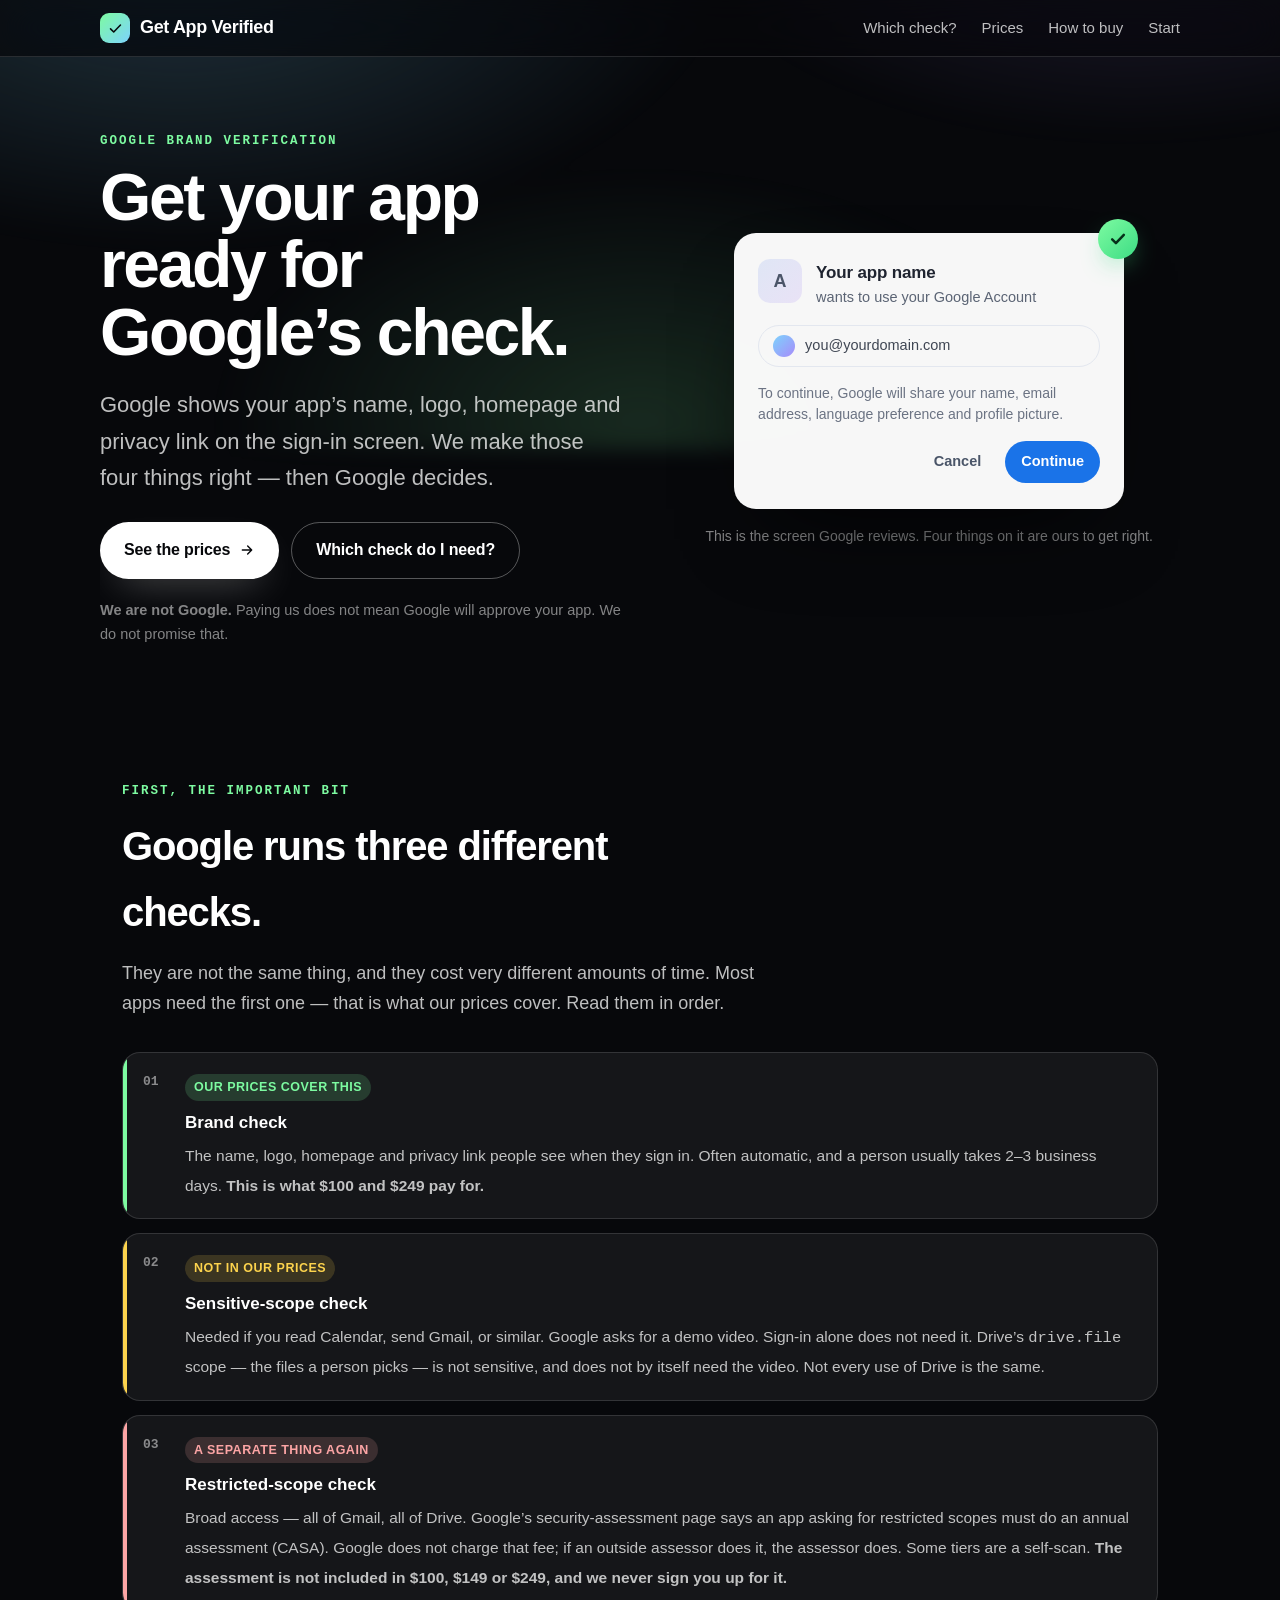
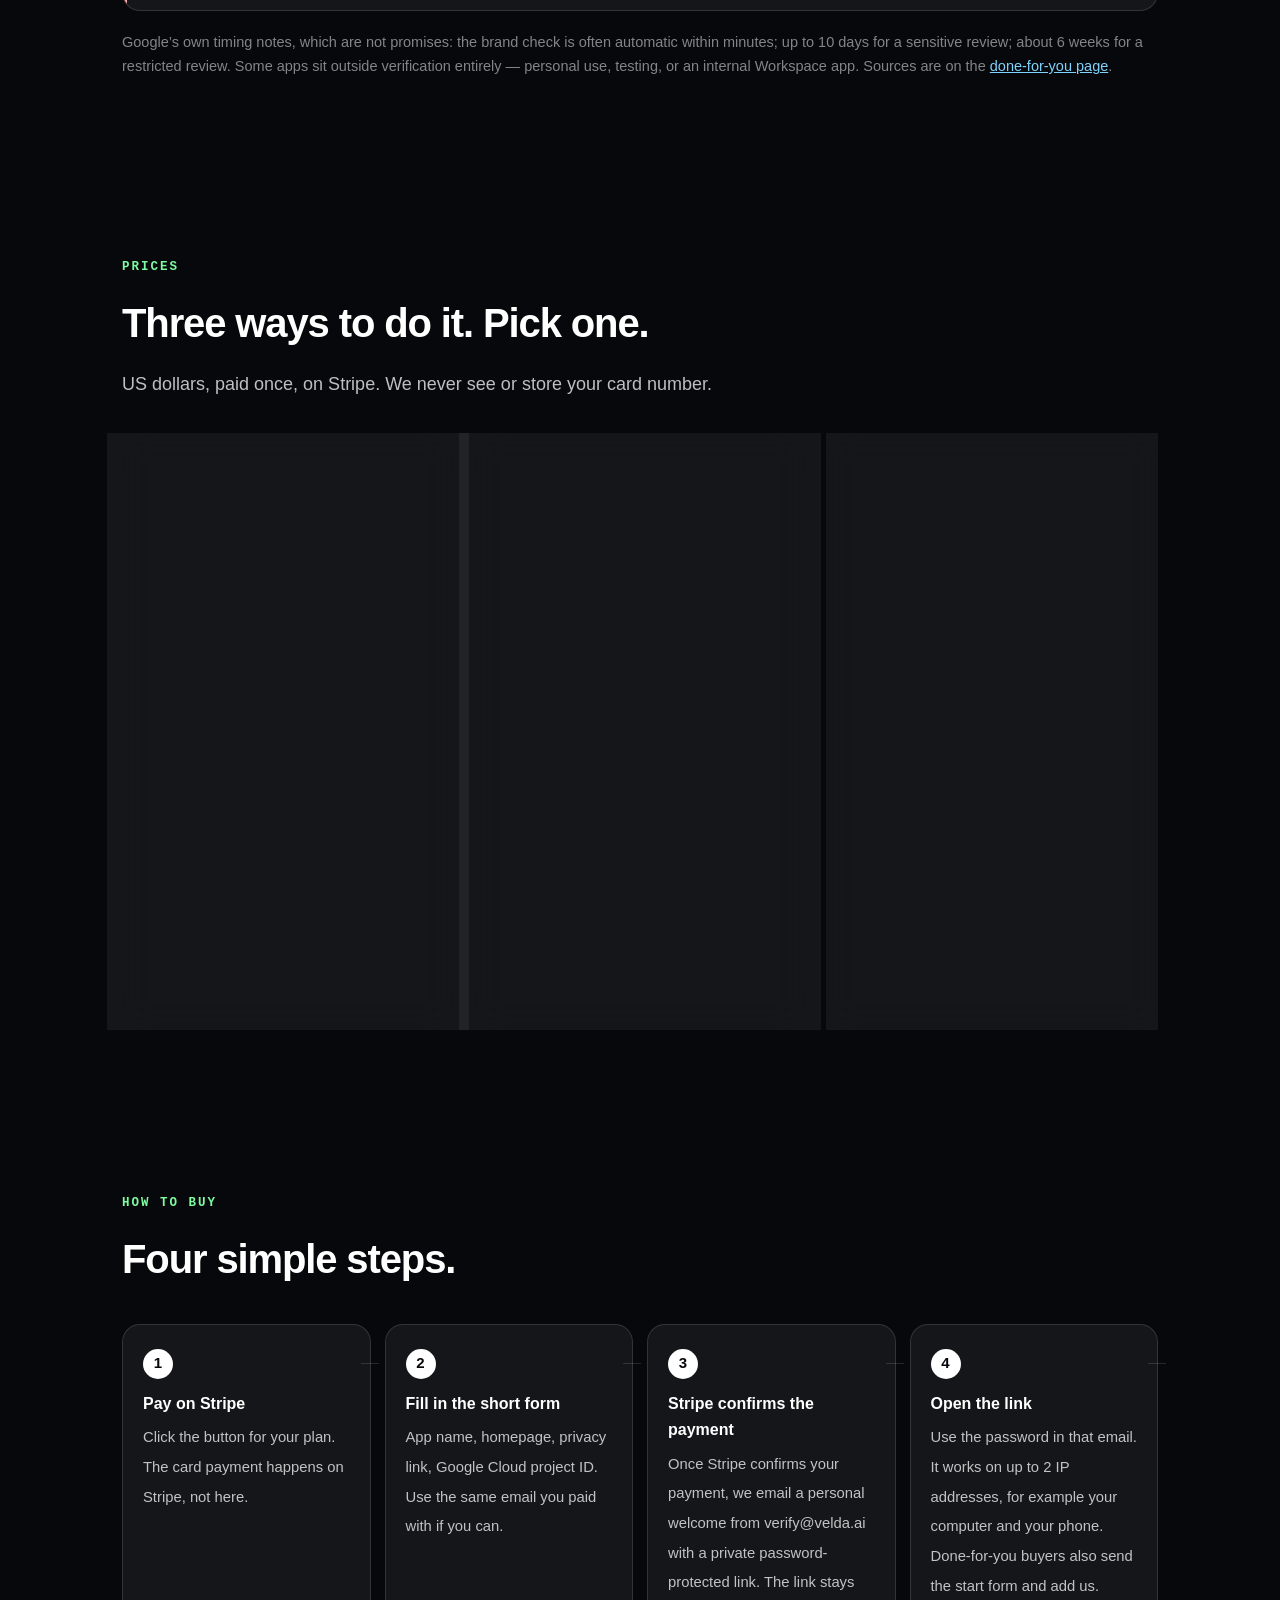
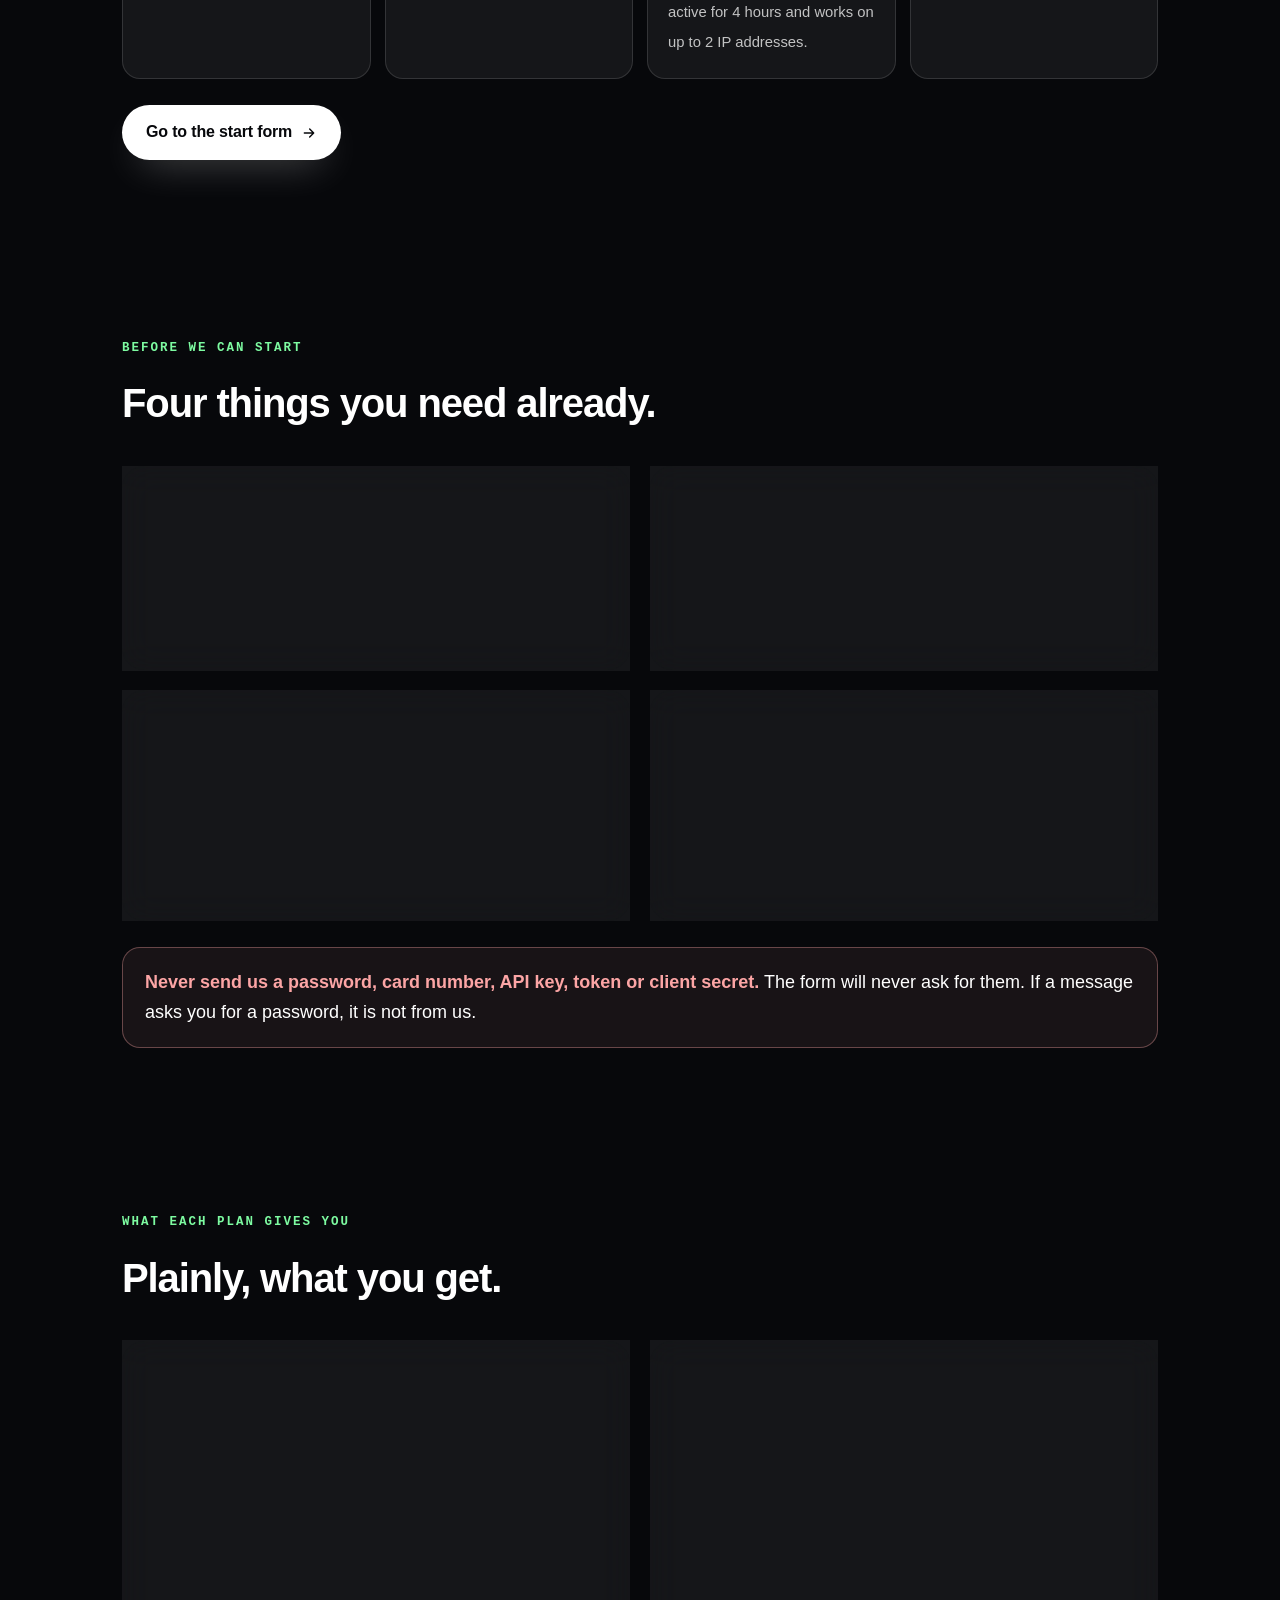
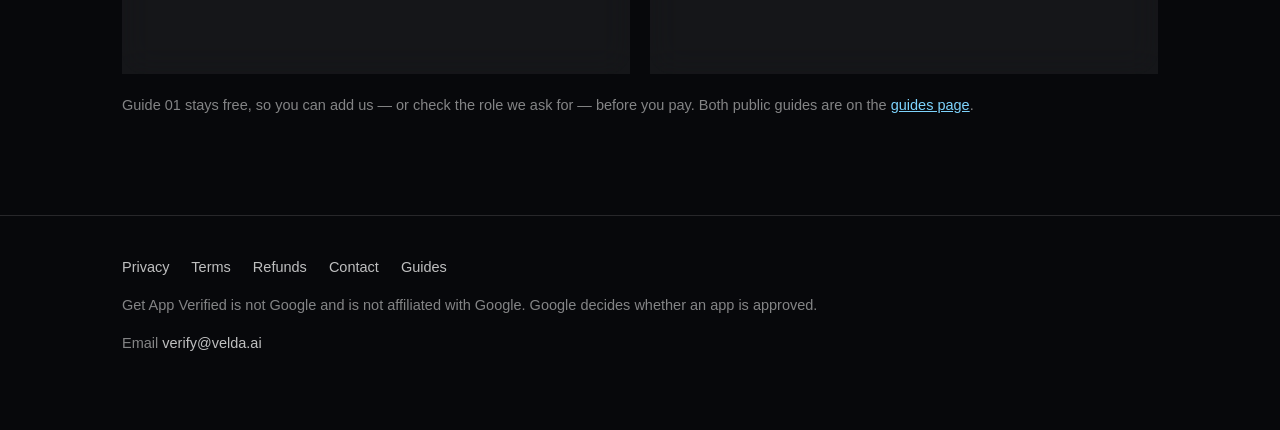
<file: verify.velda.ai/index.html>
<!DOCTYPE html>
<html lang="en">
<head>
<meta charset="utf-8">
<meta name="viewport" content="width=device-width, initial-scale=1, viewport-fit=cover">
<title>Get App Verified — get your app ready for Google's review</title>
<meta name="description" content="We get your Google sign-in screen ready for review: app name, logo, homepage and privacy link. Three plain-English plans from $100.">
<style>
/* ── Apple-glass, dark, visual-first. One idea per screen. ───────────────── */
:root{
  --ink:#07080b; --ink2:#101218;
  --white:#fff; --body:rgba(255,255,255,.74); --muted:rgba(255,255,255,.5);
  --hair:rgba(255,255,255,.13); --glass:rgba(255,255,255,.06); --glass2:rgba(255,255,255,.1);
  --blue:#7dd3fc; --green:#7dfba1; --violet:#a78bfa; --amber:#fcd34d; --red:#fca5a5;
  --ease:cubic-bezier(.22,.61,.36,1);
}
*{box-sizing:border-box}
body{margin:0;background:var(--ink);color:var(--white);
  font:18px/1.65 -apple-system,BlinkMacSystemFont,"Segoe UI",Inter,Roboto,Helvetica,Arial,sans-serif;
  -webkit-font-smoothing:antialiased;overflow-x:hidden}
.wrap{max-width:1080px;margin:0 auto;padding:0 22px}
a{color:var(--blue)}
h1{font-size:clamp(34px,6.4vw,66px);line-height:1.03;letter-spacing:-.036em;margin:0 0 20px;font-weight:670;max-width:19ch}
h2{font-size:clamp(25px,3.8vw,40px);letter-spacing:-.028em;margin:0 0 14px;font-weight:640;max-width:24ch}
h3{font-size:19px;letter-spacing:-.015em;margin:0 0 8px;font-weight:620}
p{margin:0 0 14px}
.lede{font-size:clamp(18px,2.3vw,22px);color:var(--body);max-width:56ch}
.sub{color:var(--body);max-width:64ch}
.eyebrow{font:600 12.5px/1 ui-monospace,SFMono-Regular,Menlo,monospace;letter-spacing:.16em;
  text-transform:uppercase;color:var(--green);display:block;margin:0 0 16px}
section{padding:84px 0}

/* nav */
header.nav{position:sticky;top:0;z-index:40;background:rgba(7,8,11,.72);
  backdrop-filter:blur(20px) saturate(180%);-webkit-backdrop-filter:blur(20px) saturate(180%);
  border-bottom:1px solid var(--hair)}
header.nav .in{display:flex;align-items:center;justify-content:space-between;gap:16px;padding:13px 0}
.brand{display:flex;align-items:center;gap:10px;font-weight:640;letter-spacing:-.02em;text-decoration:none;color:#fff}
.brand .mark{width:30px;height:30px;border-radius:9px;background:linear-gradient(135deg,var(--green),var(--blue));
  display:flex;align-items:center;justify-content:center}
.brand .mark svg{width:17px;height:17px;stroke:#07080b;fill:none;stroke-width:2.2;stroke-linecap:round;stroke-linejoin:round}
header.nav nav a{color:var(--body);text-decoration:none;font-size:15px;margin-left:20px}
header.nav nav a:hover{color:#fff}

/* reveal + safety: the hidden state exists only once JS has taken charge,
   so with JS off nothing can be stuck invisible. */
.rv{transition:opacity .8s var(--ease), transform .8s var(--ease)}
.has-js .rv{opacity:0;transform:translateY(26px)}
.has-js .rv.in,.rv.in{opacity:1;transform:none}
.rv.d1{transition-delay:.1s}.rv.d2{transition-delay:.2s}.rv.d3{transition-delay:.3s}

/* hero */
.hero{position:relative;padding:78px 0 40px;overflow:hidden}
.glow{position:absolute;inset:-30% -10% auto -10%;height:80%;z-index:-1;filter:blur(10px);
  background:
    radial-gradient(52% 60% at 20% 30%, rgba(125,211,252,.22), transparent 70%),
    radial-gradient(46% 56% at 82% 18%, rgba(167,139,250,.2), transparent 70%),
    radial-gradient(40% 50% at 50% 96%, rgba(125,251,161,.14), transparent 70%)}
.hero-grid{display:grid;gap:44px;align-items:center}
@media(min-width:900px){.hero-grid{grid-template-columns:1.02fr .98fr;gap:56px}}

/* the Google sign-in screen, drawn — because a picture beats a paragraph */
.consent{background:rgba(255,255,255,.97);color:#1f2430;border-radius:22px;padding:26px 24px;
  box-shadow:0 40px 90px -40px rgba(0,0,0,.9);max-width:390px;margin:0 auto;position:relative}
.consent .row{display:flex;gap:14px;align-items:flex-start;margin-bottom:16px}
.consent .logo{width:44px;height:44px;border-radius:12px;background:linear-gradient(135deg,#dfe6f5,#e9e2f6);
  flex:none;display:flex;align-items:center;justify-content:center;font-weight:700;color:#4b5568}
.consent .name{font-weight:640;font-size:17px;letter-spacing:-.01em}
.consent .want{color:#5b6474;font-size:14.5px;line-height:1.5}
.consent .acct{display:flex;align-items:center;gap:10px;border:1px solid #e3e7ef;border-radius:99px;
  padding:8px 14px;font-size:14.5px;color:#3f4653;margin:6px 0 16px}
.consent .dot{width:22px;height:22px;border-radius:99px;background:linear-gradient(135deg,var(--blue),var(--violet))}
.consent .btns{display:flex;justify-content:flex-end;gap:8px}
.consent .b{font-size:14.5px;padding:9px 16px;border-radius:99px;font-weight:560}
.consent .b.ghost{color:#4a5568}
.consent .b.blue{background:#1a73e8;color:#fff}
.consent .tick{position:absolute;top:-14px;right:-14px;width:40px;height:40px;border-radius:99px;
  background:linear-gradient(135deg,var(--green),#3ddc84);display:flex;align-items:center;justify-content:center;
  box-shadow:0 10px 26px -10px rgba(61,220,132,.9)}
.consent .tick svg{width:20px;height:20px;stroke:#06301a;fill:none;stroke-width:3;stroke-linecap:round;stroke-linejoin:round}
.tick-path{stroke-dasharray:26;stroke-dashoffset:26;animation:draw 1.1s var(--ease) .5s forwards}
@keyframes draw{to{stroke-dashoffset:0}}
.caption{text-align:center;color:var(--muted);font-size:14px;margin-top:16px}

/* cards */
.grid{display:grid;gap:20px}
@media(min-width:760px){.grid.g3{grid-template-columns:repeat(3,1fr)}.grid.g2{grid-template-columns:repeat(2,1fr)}}
.card{background:var(--glass);border:1px solid var(--hair);border-radius:22px;padding:26px;
  backdrop-filter:blur(16px);-webkit-backdrop-filter:blur(16px);
  transition:transform .45s var(--ease), background .45s var(--ease), border-color .45s var(--ease)}
.card:hover{transform:translateY(-5px);background:var(--glass2);border-color:rgba(255,255,255,.24)}
.card .ico{width:42px;height:42px;border-radius:13px;display:flex;align-items:center;justify-content:center;
  margin-bottom:16px;border:1px solid var(--hair)}
.card .ico svg{width:22px;height:22px;fill:none;stroke-width:1.9;stroke-linecap:round;stroke-linejoin:round}
.i-green{background:rgba(125,251,161,.12)} .i-green svg{stroke:var(--green)}
.i-blue{background:rgba(125,211,252,.12)} .i-blue svg{stroke:var(--blue)}
.i-violet{background:rgba(167,139,250,.12)} .i-violet svg{stroke:var(--violet)}
.i-amber{background:rgba(252,211,77,.12)} .i-amber svg{stroke:var(--amber)}
.i-red{background:rgba(252,165,165,.12)} .i-red svg{stroke:var(--red)}
.card p{color:var(--body);font-size:16px;margin:0}
.card ul{margin:10px 0 0;padding-left:20px;color:var(--body);font-size:16px}
.card li{margin-bottom:7px}

/* the "which check are you?" visual: a ladder people can see at a glance */
.ladder{display:grid;gap:14px;margin-top:10px}
.rung{display:flex;gap:16px;align-items:flex-start;padding:18px 20px;border-radius:18px;
  border:1px solid var(--hair);background:var(--glass);position:relative;overflow:hidden}
.rung::before{content:"";position:absolute;left:0;top:0;bottom:0;width:4px}
.rung.r1::before{background:var(--green)}
.rung.r2::before{background:var(--amber)}
.rung.r3::before{background:var(--red)}
.rung .n{font:700 13px/1 ui-monospace,Menlo,monospace;color:var(--muted);padding-top:4px;min-width:26px}
.rung b{display:block;font-size:17px;margin-bottom:4px}
.rung span{color:var(--body);font-size:15.5px}
.rung .tag{display:inline-block;font-size:12.5px;font-weight:600;letter-spacing:.04em;text-transform:uppercase;
  padding:3px 9px;border-radius:99px;margin-bottom:8px}
.rung.r1 .tag{background:rgba(125,251,161,.16);color:var(--green)}
.rung.r2 .tag{background:rgba(252,211,77,.16);color:var(--amber)}
.rung.r3 .tag{background:rgba(252,165,165,.16);color:var(--red)}

/* price cards */
.price-card{display:flex;flex-direction:column}
.price-card .amount{font-size:clamp(34px,4.6vw,46px);font-weight:660;letter-spacing:-.035em;margin:2px 0 2px}
.price-card .amount small{font-size:15px;color:var(--muted);font-weight:500;letter-spacing:0}
.price-card .for{color:var(--muted);font-size:14.5px;margin-bottom:14px}
.price-card p{font-size:15.5px}
.price-card .spacer{flex:1}
.btn{display:inline-flex;align-items:center;justify-content:center;gap:9px;text-decoration:none;
  border-radius:99px;padding:14px 24px;font-size:16px;font-weight:580;letter-spacing:-.01em;
  transition:transform .3s var(--ease), box-shadow .3s var(--ease), background .3s var(--ease);
  text-align:center;width:100%}
.btn:hover{transform:translateY(-2px)}
.btn.primary{background:#fff;color:#07080b;box-shadow:0 16px 40px -18px rgba(255,255,255,.4)}
.btn.teal{background:linear-gradient(135deg,var(--green),#3ddc84);color:#06301a;box-shadow:0 16px 40px -18px rgba(61,220,132,.6)}
.btn.ghost{background:transparent;color:#fff;border:1px solid rgba(255,255,255,.32)}
.btn.ghost:hover{border-color:#fff}
.btn svg{width:16px;height:16px;stroke:currentColor;fill:none;stroke-width:2.1;stroke-linecap:round;stroke-linejoin:round}
.best{font-size:12.5px;font-weight:650;letter-spacing:.08em;text-transform:uppercase;color:var(--green);margin-bottom:6px}

/* steps: a path you can follow */
.steps{display:grid;gap:16px;counter-reset:s}
@media(min-width:820px){.steps{grid-template-columns:repeat(4,1fr);gap:14px}}
.step{position:relative;padding:24px 20px 22px;border-radius:18px;border:1px solid var(--hair);background:var(--glass)}
.step .num{width:30px;height:30px;border-radius:99px;background:#fff;color:#07080b;font-weight:700;font-size:15px;
  display:flex;align-items:center;justify-content:center;margin-bottom:12px}
.step b{display:block;font-size:16px;margin-bottom:5px}
.step span{color:var(--body);font-size:14.8px}
.step::after{content:"";position:absolute;right:-9px;top:38px;width:18px;height:1px;background:var(--hair)}
@media(max-width:819px){.step::after{display:none}}

/* timeline honesty block */
.timeline{margin-top:12px;border-left:2px solid var(--hair);padding-left:20px}
.tl{position:relative;margin-bottom:16px}
.tl::before{content:"";position:absolute;left:-27px;top:7px;width:11px;height:11px;border-radius:99px;
  background:var(--ink);border:2px solid var(--blue)}
.tl b{display:block;font-size:16px}
.tl span{color:var(--body);font-size:15px}

.warnbox{border:1px solid rgba(252,165,165,.35);background:rgba(252,165,165,.07);border-radius:18px;padding:20px 22px}
.warnbox b{color:var(--red)}
.note{color:var(--muted);font-size:14.5px}
footer{border-top:1px solid var(--hair);padding:40px 0 60px;color:var(--muted);font-size:14.5px}
footer a{color:var(--body);text-decoration:none;margin-right:18px}
footer a:hover{color:#fff}
@media(max-width:620px){section{padding:60px 0}header.nav nav a{display:none}}
@media (prefers-reduced-motion:reduce){
  *{animation:none!important;transition:none!important}
  .rv{opacity:1!important;transform:none!important}
  .tick-path{stroke-dashoffset:0}
}
</style>
</head>
<body>
<div class="glow" id="glow" aria-hidden="true"></div>

<header class="nav">
  <div class="wrap in">
    <a class="brand" href="/">
      <span class="mark" aria-hidden="true"><svg viewBox="0 0 24 24"><path d="M5 12.5l4.5 4.5L19 7"/></svg></span>
      Get App Verified
    </a>
    <nav>
      <a href="#check">Which check?</a>
      <a href="#pricing">Prices</a>
      <a href="#how">How to buy</a>
      <a href="/intake.html">Start</a>
    </nav>
  </div>
</header>

<main>
<!-- ── hero ─────────────────────────────────────────────────────────────── -->
<div class="wrap hero">
  <div class="hero-grid">
    <div>
      <span class="eyebrow rv">Google brand verification</span>
      <h1 class="rv d1">Get your app ready for Google&rsquo;s check.</h1>
      <p class="lede rv d2">Google shows your app&rsquo;s name, logo, homepage and privacy link on the sign-in
      screen. We make those four things right &mdash; then Google decides.</p>
      <div class="rv d2" style="display:flex;gap:12px;flex-wrap:wrap;margin-top:26px">
        <a class="btn primary" style="width:auto" href="#pricing">See the prices
          <svg viewBox="0 0 24 24"><path d="M5 12h13M13 6l6 6-6 6"/></svg></a>
        <a class="btn ghost" style="width:auto" href="#check">Which check do I need?</a>
      </div>
      <p class="note rv d3" style="margin-top:20px"><strong>We are not Google.</strong> Paying us does not
      mean Google will approve your app. We do not promise that.</p>
    </div>
    <div class="rv d2">
      <!-- the thing itself, drawn -->
      <div class="consent" role="img" aria-label="The Google sign-in screen: app name, logo, what the app wants, and the account">
        <div class="tick" aria-hidden="true">
          <svg viewBox="0 0 24 24"><path class="tick-path" d="M5 12.5l4.5 4.5L19 7"/></svg>
        </div>
        <div class="row">
          <div class="logo" aria-hidden="true">A</div>
          <div>
            <div class="name">Your app name</div>
            <div class="want">wants to use your Google Account</div>
          </div>
        </div>
        <div class="acct"><span class="dot" aria-hidden="true"></span> you@yourdomain.com</div>
        <div class="want" style="font-size:14px;color:#6b7383">To continue, Google will share your name,
        email address, language preference and profile picture.</div>
        <div class="btns" style="margin-top:16px">
          <span class="b ghost">Cancel</span><span class="b blue">Continue</span>
        </div>
      </div>
      <p class="caption">This is the screen Google reviews. Four things on it are ours to get right.</p>
    </div>
  </div>
</div>

<!-- ── which check ──────────────────────────────────────────────────────── -->
<section id="check">
  <div class="wrap">
    <span class="eyebrow rv">First, the important bit</span>
    <h2 class="rv">Google runs three different checks.</h2>
    <p class="sub rv d1">They are not the same thing, and they cost very different amounts of time. Most apps
    need the first one &mdash; that is what our prices cover. Read them in order.</p>

    <div class="ladder" style="margin-top:34px">
      <div class="rung r1 rv">
        <span class="n">01</span>
        <div>
          <span class="tag">Our prices cover this</span>
          <b>Brand check</b>
          <span>The name, logo, homepage and privacy link people see when they sign in. Often automatic, and
          a person usually takes 2&ndash;3 business days. <strong>This is what $100 and $249 pay for.</strong></span>
        </div>
      </div>
      <div class="rung r2 rv d1">
        <span class="n">02</span>
        <div>
          <span class="tag">Not in our prices</span>
          <b>Sensitive-scope check</b>
          <span>Needed if you read Calendar, send Gmail, or similar. Google asks for a demo video. Sign-in
          alone does not need it. Drive&rsquo;s <code>drive.file</code> scope &mdash; the files a person picks &mdash;
          is not sensitive, and does not by itself need the video. Not every use of Drive is the same.</span>
        </div>
      </div>
      <div class="rung r3 rv d2">
        <span class="n">03</span>
        <div>
          <span class="tag">A separate thing again</span>
          <b>Restricted-scope check</b>
          <span>Broad access &mdash; all of Gmail, all of Drive. Google&rsquo;s security-assessment page says an app
          asking for restricted scopes must do an annual assessment (CASA). Google does not charge that fee;
          if an outside assessor does it, the assessor does. Some tiers are a self-scan.
          <strong>The assessment is not included in $100, $149 or $249, and we never sign you up for it.</strong></span>
        </div>
      </div>
    </div>
    <p class="note rv" style="margin-top:20px">Google&rsquo;s own timing notes, which are not promises: the
    brand check is often automatic within minutes; up to 10 days for a sensitive review; about 6 weeks for a
    restricted review. Some apps sit outside verification entirely &mdash; personal use, testing, or an
    internal Workspace app. Sources are on the <a href="/guides/done-for-you.html">done-for-you page</a>.</p>
  </div>
</section>

<!-- ── pricing ──────────────────────────────────────────────────────────── -->
<section id="pricing">
  <div class="wrap">
    <span class="eyebrow rv">Prices</span>
    <h2 class="rv">Three ways to do it. Pick one.</h2>
    <p class="sub rv d1">US dollars, paid once, on Stripe. We never see or store your card number.</p>

    <div class="grid g3" style="margin-top:34px">
      <article class="card price-card rv">
        <p class="best">Do it yourself</p>
        <div class="amount">$100</div>
        <div class="for">The guide pack</div>
        <p>You get a private link to the illustrated guide. <strong>You</strong> click every button in your own Google Cloud
        project. We never join your project.</p>
        <div class="spacer"></div>
        <a class="btn primary" href="https://buy.stripe.com/3cIaEQ4R3cuw2S204XfjG00" target="_blank" rel="noopener noreferrer">Pay $100 — DIY guides</a>
        <p class="note" style="margin:12px 0 0">Final sale. Once Stripe confirms your payment, we email a personal welcome from verify@velda.ai with a private password-protected link. The link stays active for 4 hours and works on up to 2 IP addresses. If you do not see it within a few minutes, check spam, or email verify@velda.ai. We reply within 1 business day.</p>
      </article>

      <article class="card price-card rv d1">
        <p class="best">We do the brand steps</p>
        <div class="amount">$249</div>
        <div class="for">Done for you</div>
        <p>You add our Google account with a small role. We do the branding work in your project and submit
        the brand check. You may still need one domain line, a homepage or privacy fix, or a demo if Google asks.</p>
        <div class="spacer"></div>
        <a class="btn teal" href="https://buy.stripe.com/aFa8wIcjvgKM2S2191fjG01" target="_blank" rel="noopener noreferrer">Pay $249 — Done for you</a>
        <p class="note" style="margin:12px 0 0">If Google rejects the app, we refund this fee. Two existing
        exceptions are on the <a href="/refunds.html">refunds page</a>. Outside lab fees are not included.</p>
      </article>

      <article class="card price-card rv d2">
        <p class="best">Already bought the guides?</p>
        <div class="amount">$149</div>
        <div class="for">Upgrade to done-for-you</div>
        <p>Pay the difference, then send the <a href="/intake.html">start form</a> and say you already bought
        DIY. Then we do the work as above.</p>
        <div class="spacer"></div>
        <a class="btn ghost" href="https://buy.stripe.com/4gM00c1ERamo3W6g3VfjG02" target="_blank" rel="noopener noreferrer">Pay $149 — Upgrade</a>
        <p class="note" style="margin:12px 0 0">The original $100 stays final sale. The $149 follows the
        done-for-you refund rule.</p>
      </article>
    </div>
  </div>
</section>

<!-- ── how to buy ───────────────────────────────────────────────────────── -->
<section id="how">
  <div class="wrap">
    <span class="eyebrow rv">How to buy</span>
    <h2 class="rv">Four simple steps.</h2>
    <div class="steps" style="margin-top:32px">
      <div class="step rv"><span class="num">1</span><b>Pay on Stripe</b><span>Click the button for your plan.
        The card payment happens on Stripe, not here.</span></div>
      <div class="step rv d1"><span class="num">2</span><b>Fill in the short form</b><span>App name, homepage,
        privacy link, Google Cloud project ID. Use the same email you paid with if you can.</span></div>
      <div class="step rv d2"><span class="num">3</span><b>Stripe confirms the payment</b><span>Once Stripe confirms your payment, we email a personal welcome from verify@velda.ai with a private password-protected link. The link stays active for 4 hours and works on up to 2 IP addresses.</span></div>
      <div class="step rv d3"><span class="num">4</span><b>Open the link</b><span>Use the password in that email. It works on up to 2 IP addresses, for example your computer and your phone. Done-for-you buyers also send the start form and add us.</span></div>
    </div>
    <p style="margin-top:26px"><a class="btn primary" style="width:auto" href="/intake.html">Go to the start form
      <svg viewBox="0 0 24 24"><path d="M5 12h13M13 6l6 6-6 6"/></svg></a></p>
  </div>
</section>

<!-- ── what you need ────────────────────────────────────────────────────── -->
<section>
  <div class="wrap">
    <span class="eyebrow rv">Before we can start</span>
    <h2 class="rv">Four things you need already.</h2>
    <div class="grid g2" style="margin-top:30px">
      <div class="card rv">
        <div class="ico i-blue"><svg viewBox="0 0 24 24"><path d="M12 3v18M5 10h14"/></svg></div>
        <h3>A Google Cloud project</h3><p>And its project ID. You stay the owner.</p>
      </div>
      <div class="card rv d1">
        <div class="ico i-green"><svg viewBox="0 0 24 24"><path d="M4 6h16v12H4zM4 10h16"/></svg></div>
        <h3>A public homepage starting with https://</h3>
        <p>Not a login-only page. It should say what the app does, under the same name people see on the
        Google sign-in screen.</p>
      </div>
      <div class="card rv d2">
        <div class="ico i-violet"><svg viewBox="0 0 24 24"><path d="M12 3l7 4v5c0 4.4-3 8.3-7 9-4-0.7-7-4.6-7-9V7z"/></svg></div>
        <h3>A privacy policy on the same domain</h3>
        <p>Linked from the homepage, saying what Google data the app uses and how you store, share and
        delete it.</p>
      </div>
      <div class="card rv d3">
        <div class="ico i-amber"><svg viewBox="0 0 24 24"><path d="M12 12a4 4 0 100-8 4 4 0 000 8zM4 21c0-3.3 3.6-6 8-6s8 2.7 8 6"/></svg></div>
        <h3>The Google account that owns the project</h3>
        <p>For done-for-you, add <strong>verify@velda.ai</strong> as <strong>OAuth Config Editor</strong> &mdash;
        <strong>not Owner</strong>. Steps: <a href="/guides/01-add-us.html">Add us</a>. You can remove us at the end.</p>
      </div>
    </div>
    <div class="warnbox rv" style="margin-top:26px">
      <p style="margin:0"><b>Never send us a password, card number, API key, token or client secret.</b>
      The form will never ask for them. If a message asks you for a password, it is not from us.</p>
    </div>
  </div>
</section>

<!-- ── what you get ─────────────────────────────────────────────────────── -->
<section>
  <div class="wrap">
    <span class="eyebrow rv">What each plan gives you</span>
    <h2 class="rv">Plainly, what you get.</h2>
    <div class="grid g2" style="margin-top:30px">
      <div class="card rv">
        <div class="ico i-blue"><svg viewBox="0 0 24 24"><path d="M5 4h9l5 5v11H5zM14 4v5h5"/></svg></div>
        <h3>$100 &mdash; DIY guides</h3>
        <ul>
          <li>Short written steps: smallest Google access, domain proof, homepage and privacy page, branding,
            the access list, the demo video if you need one, submitting, and how to answer Google&rsquo;s emails.</li>
          <li>You click every button. We do not join your project.</li>
        </ul>
      </div>
      <div class="card rv d1">
        <div class="ico i-green"><svg viewBox="0 0 24 24"><path d="M5 12.5l4.5 4.5L19 7"/></svg></div>
        <h3>$249 &mdash; done for you</h3>
        <ul>
          <li>We edit the Google sign-in branding and submit the brand check, after you add us.</li>
          <li>A public onboarding page: <a href="/guides/done-for-you.html">what happens next</a>, including how
            to remove us at the end.</li>
          <li>If you need to touch DNS, your website or a demo, we email that step.</li>
        </ul>
      </div>
    </div>
    <p class="note rv" style="margin-top:20px">Guide 01 stays free, so you can add us &mdash; or check the role
    we ask for &mdash; before you pay. Both public guides are on the <a href="/guides/">guides page</a>.</p>
  </div>
</section>
</main>

<footer>
  <div class="wrap">
    <p>
      <a href="/privacy.html">Privacy</a>
      <a href="/terms.html">Terms</a>
      <a href="/refunds.html">Refunds</a>
      <a href="/contact.html">Contact</a>
      <a href="/guides/">Guides</a>
    </p>
    <p>Get App Verified is not Google and is not affiliated with Google. Google decides whether an app is
    approved.</p>
    <p>Email <a href="mailto:verify@velda.ai">verify@velda.ai</a></p>
  </div>
</footer>

<script>
(function () {
  var reduce = window.matchMedia && window.matchMedia('(prefers-reduced-motion: reduce)').matches;
  var rvs = document.querySelectorAll('.rv');
  function showAll(){ rvs.forEach(function(e){ e.classList.add('in'); }); }

  if (reduce || !('IntersectionObserver' in window)) { showAll(); }
  else {
    document.documentElement.classList.add('has-js');
    var io = new IntersectionObserver(function (es) {
      es.forEach(function (e) { if (e.isIntersecting) { e.target.classList.add('in'); io.unobserve(e.target); } });
    }, { rootMargin: '0px', threshold: 0.01 });
    rvs.forEach(function (e) { io.observe(e); });

    /* safety sweep, scoped: anything already on screen reveals even if the observer
       missed it. Everything below the fold keeps its animation. Nothing can stick blank. */
    function sweep() {
      rvs.forEach(function (el) {
        if (!el.classList.contains('in') && el.getBoundingClientRect().top < window.innerHeight) el.classList.add('in');
      });
    }
    window.addEventListener('load', function () { setTimeout(sweep, 400); });
    window.addEventListener('resize', sweep, { passive: true });
    document.addEventListener('visibilitychange', function () { if (!document.hidden) sweep(); });
    /* Belt and braces, because a phone render proved the sweep alone is not enough:
       whatever has not been revealed for any reason is shown shortly after load. A late
       fade for something below the fold is a small price for a page that cannot go blank. */
    setTimeout(showAll, 1200);
  }

  /* the glow drifts gently with scroll — the only ambient movement */
  var glow = document.getElementById('glow');
  if (glow && !reduce) {
    var ticking = false;
    window.addEventListener('scroll', function () {
      if (ticking) return;
      ticking = true;
      requestAnimationFrame(function () {
        glow.style.transform = 'translate3d(0,' + (window.pageYOffset * -0.05).toFixed(1) + 'px,0)';
        ticking = false;
      });
    }, { passive: true });
  }

  /* the tick draws itself once the hero is on screen */
  var tick = document.querySelector('.consent');
  if (tick && 'IntersectionObserver' in window && !reduce) {
    var tio = new IntersectionObserver(function (es) {
      es.forEach(function (e) {
        if (e.isIntersecting) {
          var p = e.target.querySelector('.tick-path');
          if (p) { p.style.strokeDashoffset = '26'; p.getBoundingClientRect(); p.style.strokeDashoffset = '0'; }
          tio.unobserve(e.target);
        }
      });
    }, { threshold: 0.4 });
    tio.observe(tick);
  }
})();
</script>
</body>
</html>
</file>
